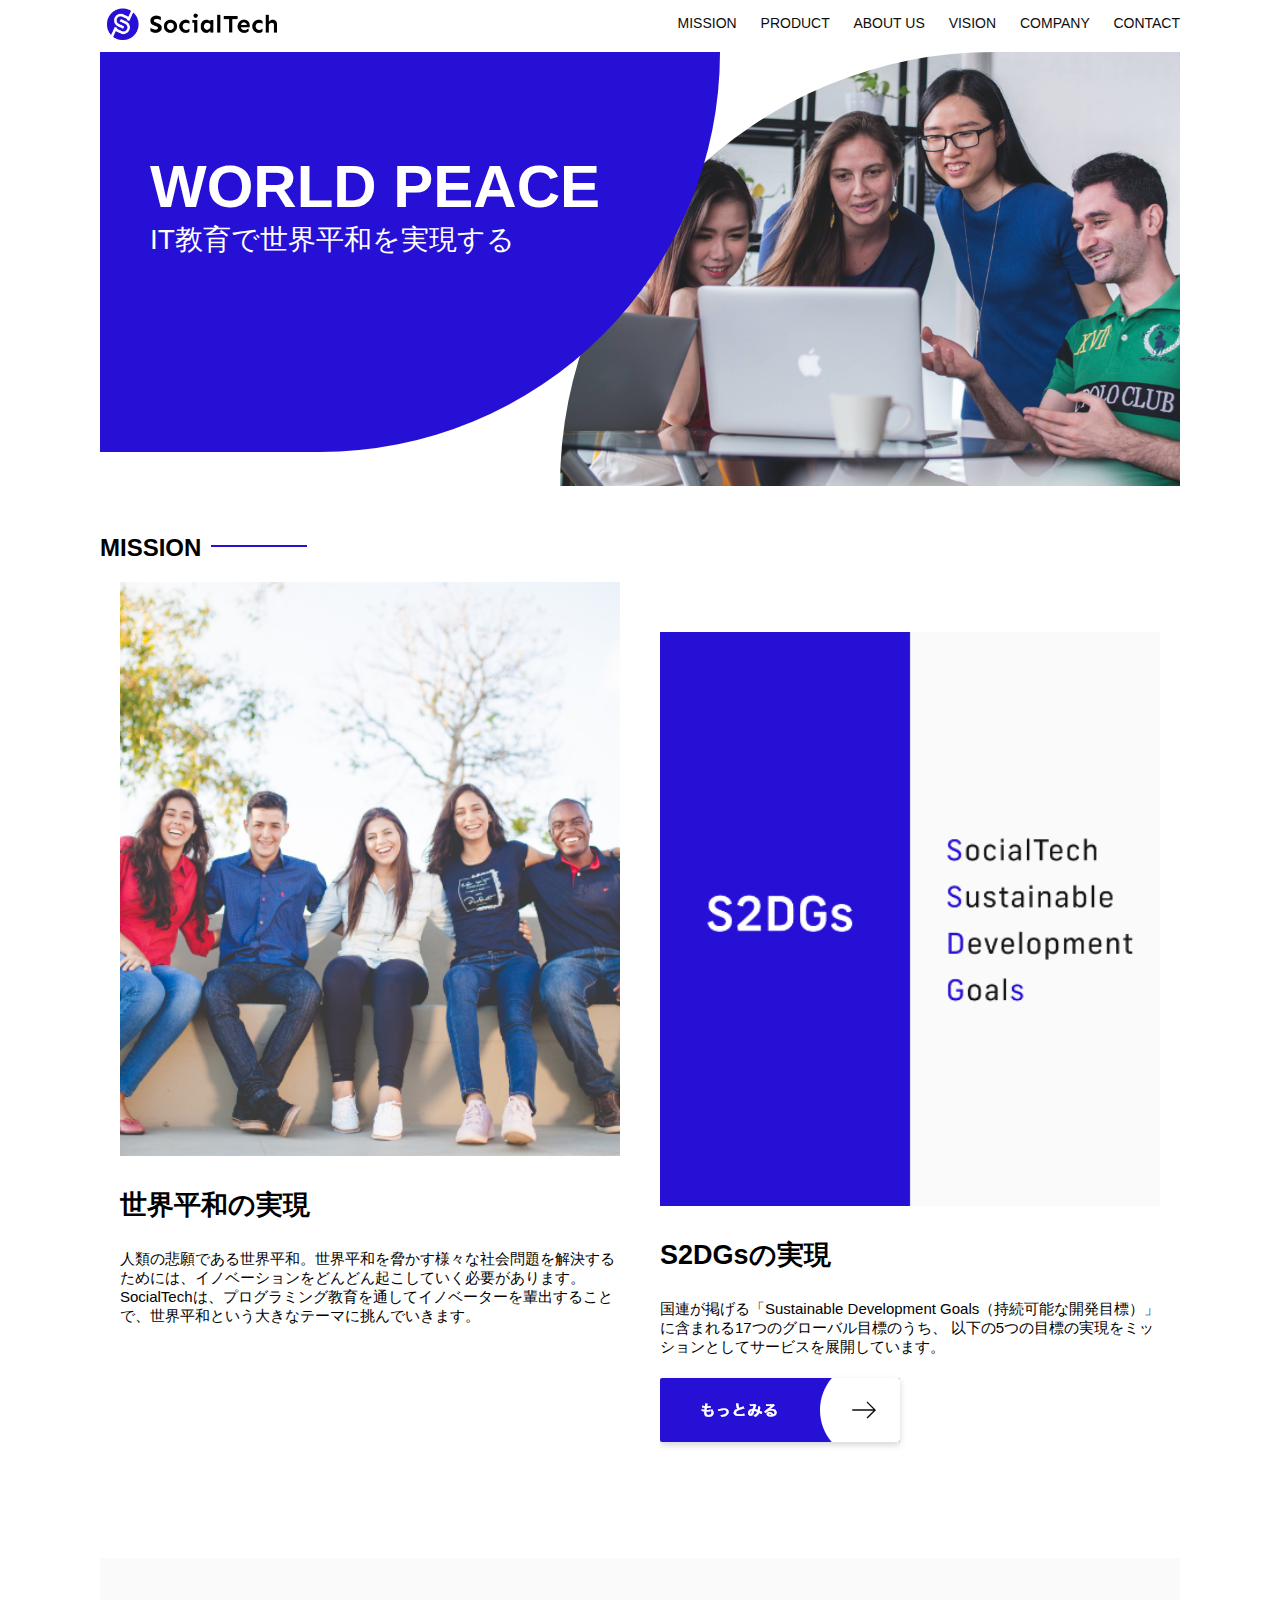
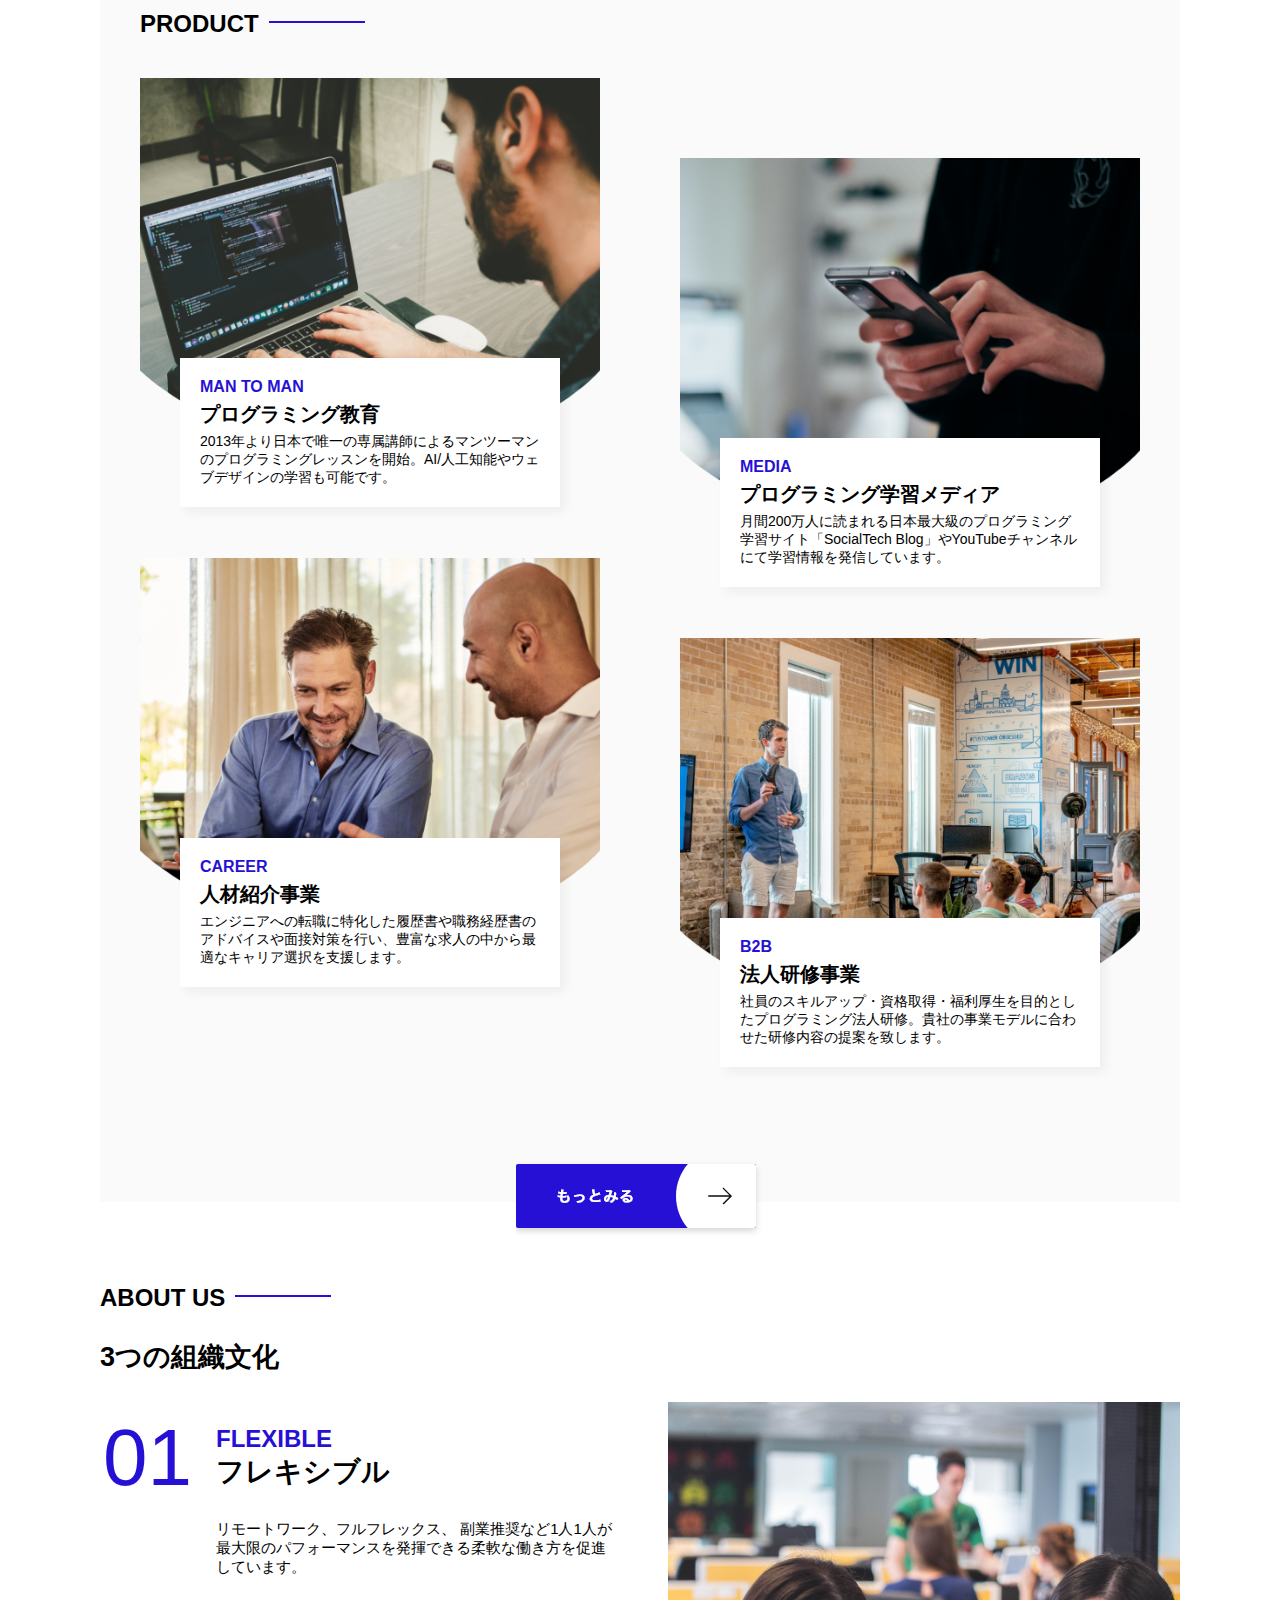
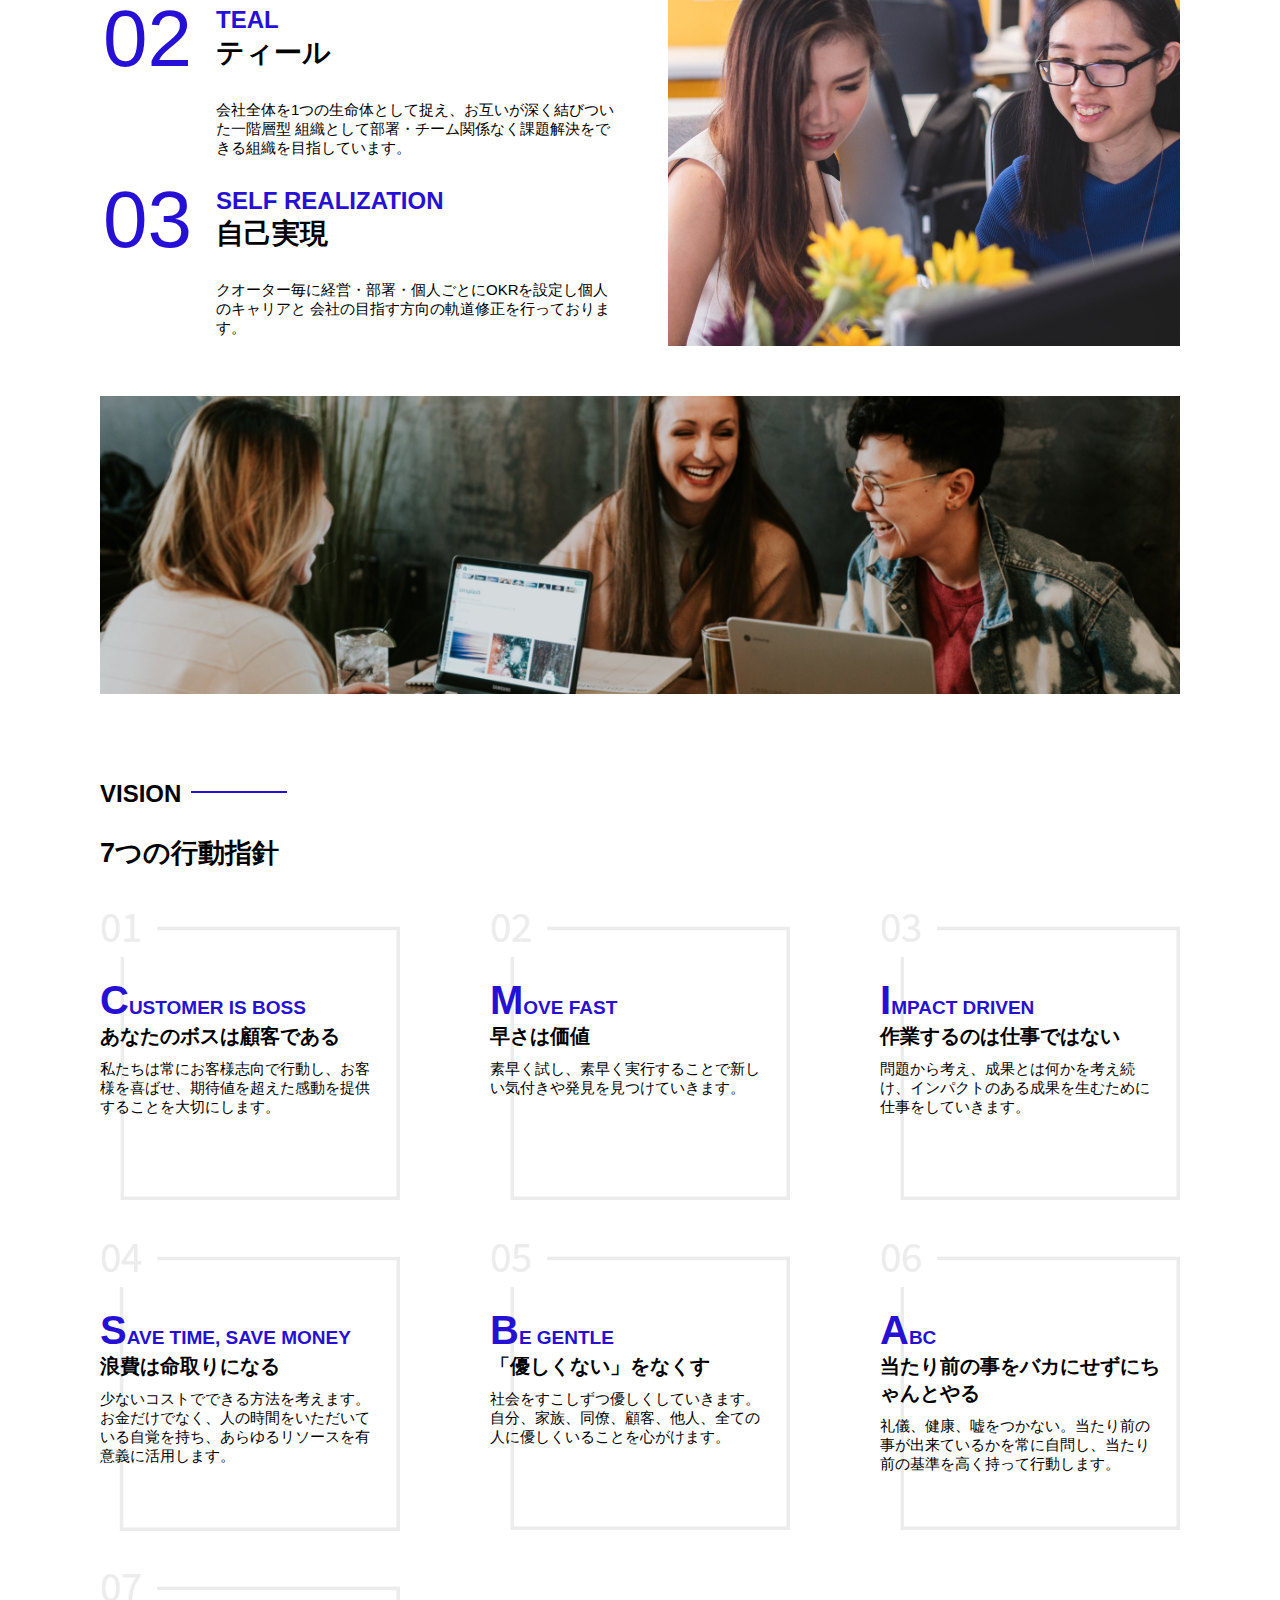
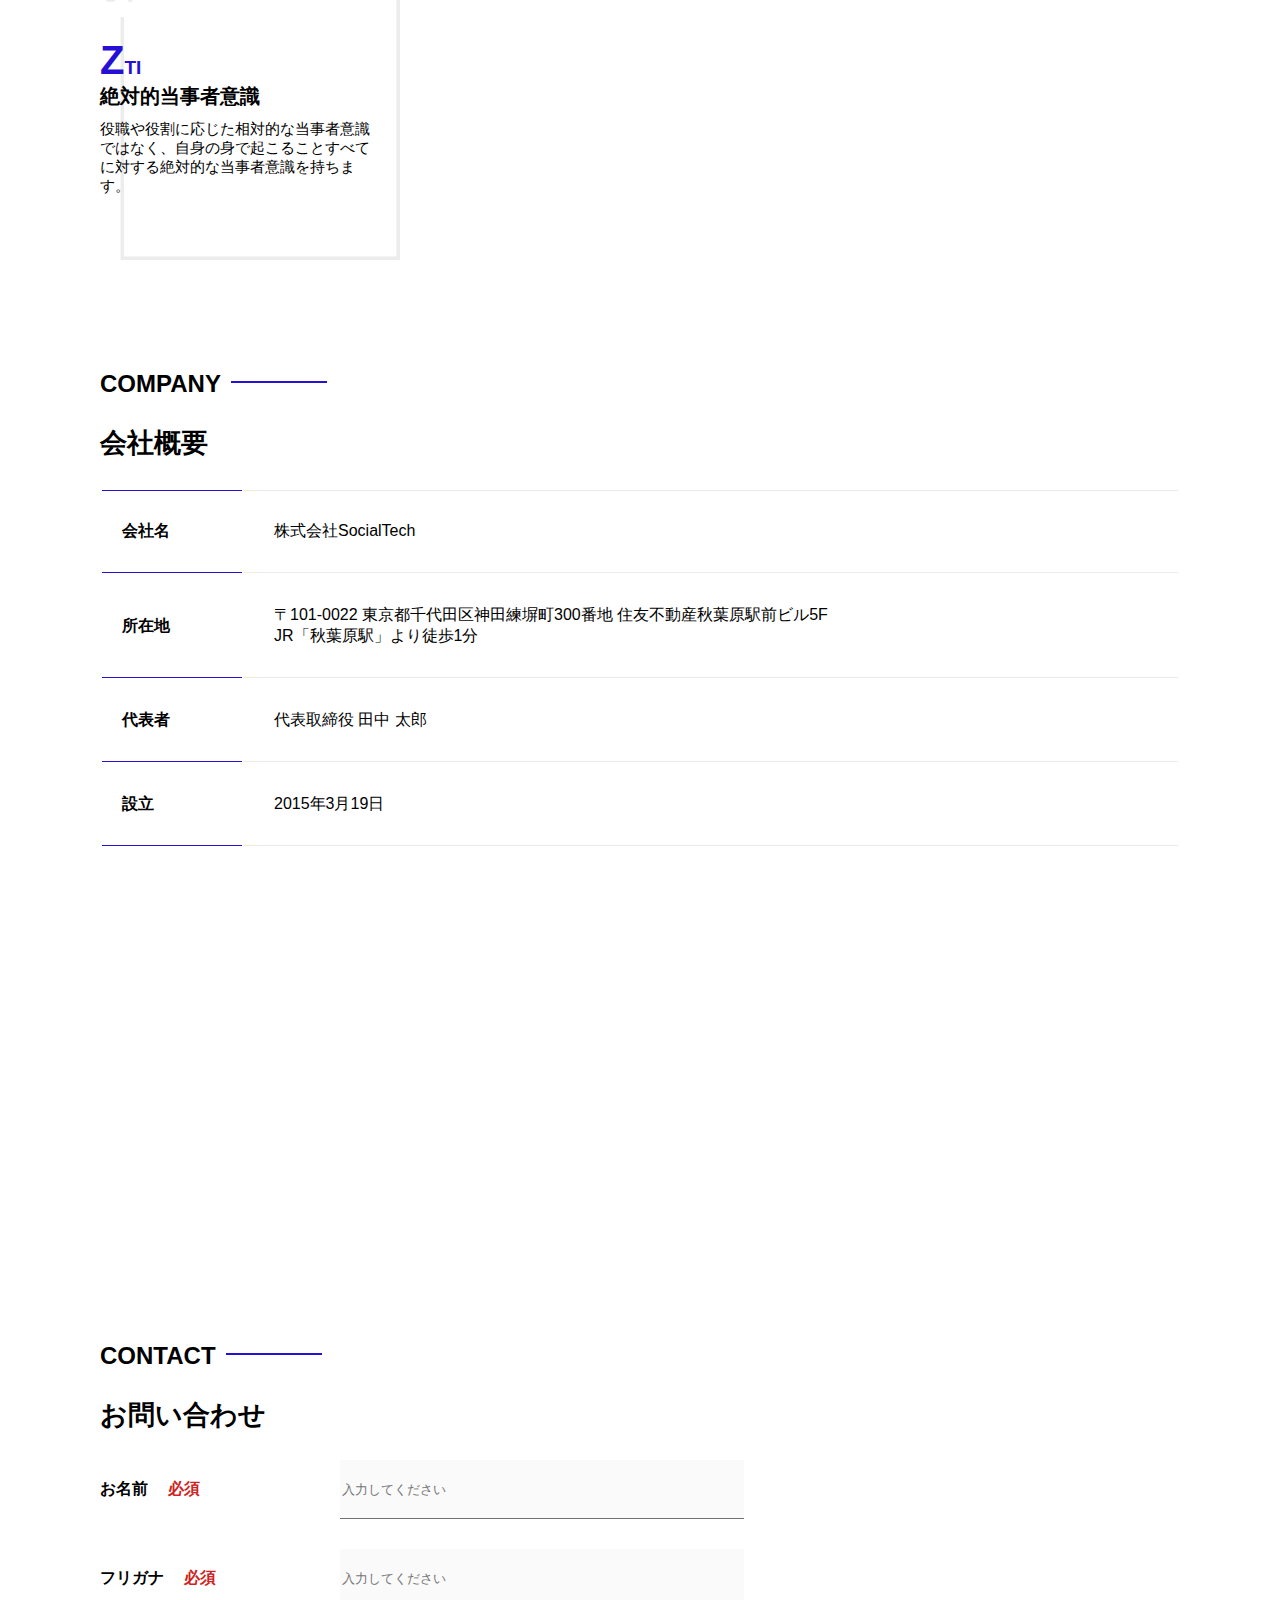
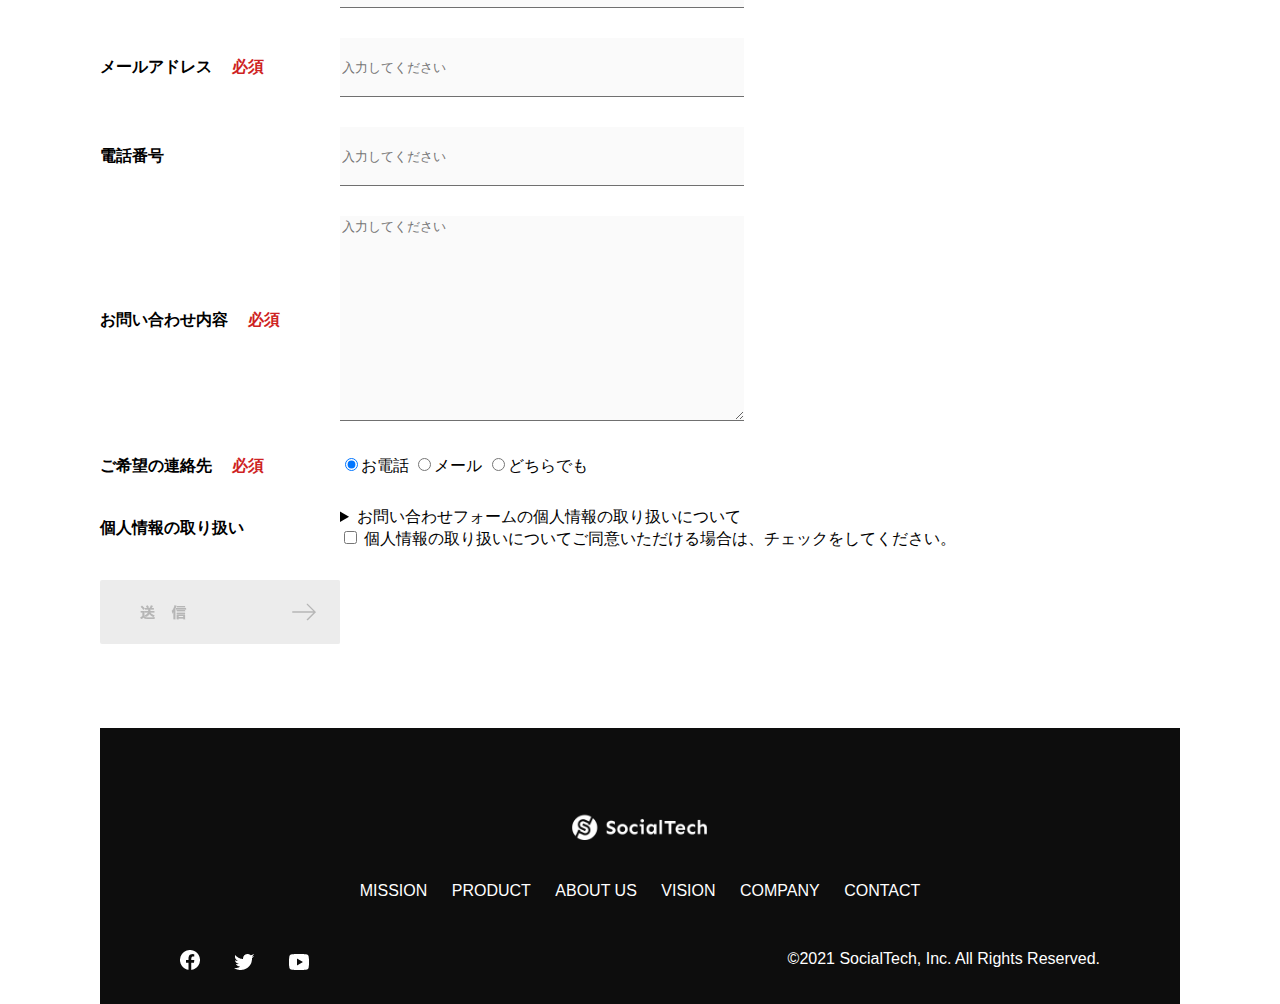
<file: index.html>
<!DOCTYPE html>
<html>
  <head>
    <title>SocialTech</title>
    <meta charset="utf-8">
    <meta name="description" content="SocialTechはEdTech業界のリーディングカンパニーを目指します。">
    <meta name="viewport" content="width=device-width, initial-scale=1.0">
    <meta name="twitter:card" content="summary">
     <meta name="twitter:site" content="@yoshito1003pd">
     <meta property="og:url" content="https://watanabeyoshito.github.io/socialtech/">
     <meta property="og:title" content="SocialTech">
     <meta property="og:description" content="SocialTechはEdTech業界のリーディングカンパニーを目指します。">
     <meta property="og:image" content="https://watanabeyoshito.github.io/socialtech/images/logo.png">
    <link rel="stylesheet" href="style.css">
  </head>
  <body>
    <!-- ヘッダー -->
    <header>
      <!-- ロゴ -->
      <a href="index.html" id="logo"><img src="images/logo.png" alt="トップページに戻る"></a>

      <!-- PC用ナビゲーション -->
      <nav id="nav-pc">
        <a href="mission.html">MISSION</a>
        <a href="product.html">PRODUCT</a>
        <a href="index.html#aboutus">ABOUT US</a>
        <a href="index.html#vision">VISION</a>
        <a href="index.html#company">COMPANY</a>
        <a href="index.html#contact">CONTACT</a>
        
      </nav>
       <!-- スマホ用メニューボタン -->
     <img id="menu-sp" src="images/button-menu.png" alt="ナビゲーションを開く" onclick="document.getElementById('nav-sp').style.display = 'block'">
      <!-- スマホ用ナビゲーション -->
     <nav id="nav-sp">
      <img id="close" src="images/button-close.png" alt="ナビゲーションを閉じる" onclick="document.getElementById('nav-sp').style.display = 'none'">
      <a id="logo-sp" href="index.html" onclick="document.getElementById('nav-sp').style.display = 'none'"><img
          src="images/logo-sp.png" alt="トップページに戻る"></a>
      <a class="menu" href="mission.html" onclick="document.getElementById('nav-sp').style.display = 'none'">MISSION</a>
      <a class="menu" href="product.html" onclick="document.getElementById('nav-sp').style.display = 'none'">PRODUCT</a>
      <a class="menu" href="index.html#aboutus" onclick="document.getElementById('nav-sp').style.display = 'none'">ABOUT
        US</a>
      <a class="menu" href="index.html#vision"
        onclick="document.getElementById('nav-sp').style.display = 'none'">VISION</a>
      <a class="menu" href="index.html#company"
        onclick="document.getElementById('nav-sp').style.display = 'none'">COMPANY</a>
      <a class="menu" href="index.html#contact"
        onclick="document.getElementById('nav-sp').style.display = 'none'">CONTACT</a>
      <div id="sns">
        <a href="https://www.facebook.com/sejuku2013"><img src="images/button-facebook.png" alt="Facebookのリンク"></a>
        <a href="https://twitter.com/samuraijuku"><img src="images/button-twitter.png" alt="Twitterのリンク"></a>
        <a href="https://www.youtube.com/channel/UCCFOQO5aDK0xXam4cUQXT8g"><img src="images/button-youtube.png" alt="YouTubeのリンク"></a>
      </div>
    </nav>
    </header>
    <!-- メインビジュアル　-->
    <main>
      <article>
        <section id="main-visual">
          <div id="main-message">
            <h1>WORLD PEACE</h1>
            <p>IT教育で世界平和を実現する</p>
          </div>
          <img src="images/index/index-main.png" alt="PCの周りに集まる多国籍の仲間たち">
        </section>

        <!-- ミッション　-->
        <section id="mission">
            <h2 class="index-h2">MISSION</h2>
          <div id="mission-flex">
          <div>
            <img id="mission-photo" src="images/index/index-mission.png" alt="屋外のベンチで写真を撮影する多国籍の仲間たち">
             <h3>世界平和の実現</h3>
             <p>人類の悲願である世界平和。世界平和を脅かす様々な社会問題を解決するためには、イノベーションをどんどん起こしていく必要があります。
              SocialTechは、プログラミング教育を通してイノベーターを輩出することで、世界平和という大きなテーマに挑んでいきます。
             </p>
          </div>
          <div>
            <img id="s2dgs" src="images/index/s2dgs.png" alt="S2DGs">
            <h3>S2DGsの実現</h3>
            <p>国連が掲げる「Sustainable Development Goals（持続可能な開発目標）」に含まれる17つのグローバル目標のうち、
              以下の5つの目標の実現をミッションとしてサービスを展開しています。</p>
              <a href="mission.html">
                <img src="images/button-more.png" alt="もっとみる">
              </a>
          </div>
          </div>
        </section>

        <!-- プロダクト -->
        <section id="product">
          <h2 class="index-h2">PRODUCT</h2>
          <div>
            <div id="product-left">
              <div>
                <img class="product-photo" src="images/index/index-mantoman.png" alt="PCでコードを書く男性">
                <div class="product-explain">
                  <span>MAN TO MAN</span>
                  <h3>プログラミング教育</h3>
                  <p>2013年より日本で唯一の専属講師によるマンツーマンのプログラミングレッスンを開始。AI/人工知能やウェブデザインの学習も可能です。</p>
                </div>
              </div>
              <div>
                <img class="product-photo" src="images/index/index-career.png" alt="笑顔で話し合う2人の男性">
                <div class="product-explain">
                  <span>CAREER</span>
                  <h3>人材紹介事業</h3>
                  <p>エンジニアへの転職に特化した履歴書や職務経歴書のアドバイスや面接対策を行い、豊富な求人の中から最適なキャリア選択を支援します。</p>
                </div>
              </div>
            </div>
            <div id="product-right">
               <div>
                 <img class="product-photo" src="images/index/index-media.png" alt="スマートフォンを操作する人">
                 <div class="product-explain">
                   <span>MEDIA</span>
                   <h3>プログラミング学習メディア</h3>
                   <p>月間200万人に読まれる日本最大級のプログラミング学習サイト「SocialTech Blog」やYouTubeチャンネルにて学習情報を発信しています。</p>
                 </div>
               </div>
               <div>
                 <img class="product-photo" src="images/index/index-b2b.png" alt="講演中の男性とそれを聴く人々">
                 <div class="product-explain">
                   <span>B2B</span>
                   <h3>法人研修事業</h3>
                   <p>社員のスキルアップ・資格取得・福利厚生を目的としたプログラミング法人研修。貴社の事業モデルに合わせた研修内容の提案を致します。</p>
                 </div>
               </div>
             </div>
           </div>
           <div>
             <a id="product-more" href="product.html">
               <img src="images/button-more.png" alt="もっとみる">
             </a>
           </div>
        </section>

        <!--　ABOUT US-->
        <section id="aboutus">
          <h2 class="index-h2">ABOUT US</h2>
          <h3>3つの組織文化</h3>
          <div>
            <table class="culture-table">
              <tr>
                <td>
                  <span class="culture-num">01</span>
                </td>
                <td>
                  <span class="culture-en">FLEXIBLE</span>
                  <span class="culture-jp">フレキシブル</span>
                </td>
              </tr>
              <tr>
                <td>
                  <!-- 空のセル -->
                </td>
                <td>
                  <p class="culture-description">リモートワーク、フルフレックス、
                    副業推奨など1人1人が最大限のパフォーマンスを発揮できる柔軟な働き方を促進しています。
                  </p>
                </td>
              </tr>
              <tr>
                <td>
                  <span class="culture-num">02</span>
                </td>
                <td>
                  <span class="culture-en">TEAL</span>
                  <span class="culture-jp">ティール</span>
                </td>
              </tr>
              <tr>
                <td>
                  <!--空のセル-->
                </td>
                <td>
                  <p class="culture-description">
                    会社全体を1つの生命体として捉え、お互いが深く結びついた一階層型
                   組織として部署・チーム関係なく課題解決をできる組織を目指しています。
                  </p>
                </td>
              </tr>
              <tr>
                <td>
                  <span class="culture-num">03</span>
                </td>
                <td>
                  <span class="culture-en">SELF REALIZATION</span>
                  <span class="culture-jp">自己実現</span>
                </td>
              </tr>
              <tr>
                <td>
                  <!--  -->
                </td>
                <td>
                  <p class="culture-description">
                    クオーター毎に経営・部署・個人ごとにOKRを設定し個人のキャリアと
                   会社の目指す方向の軌道修正を行っております。
                  </p>
                </td>
              </tr>
            </table>
            <img class="culture-img" src="images/index/index-aboutus1.png" alt="笑顔で話し合う2人の女性">
          </div>
            <img class="culture-img2" src="images/index/index-aboutus2.png" alt="笑顔で話し合う3人の男女">
        </section>

        <!-- VISION -->
        <section id="vision">
          <h2 class="index-h2">VISION</h2>
          <h3>7つの行動指針</h3>
          <div>
            <div class="vision-box">
            <img src="images/index/vision-01.png" alt="01">
              <span>
                <h4>CUSTOMER IS BOSS</h4>
                <h5>あなたのボスは顧客である</h5>
                <p>私たちは常にお客様志向で行動し、お客様を喜ばせ、期待値を超えた感動を提供することを大切にします。</p>
              </span>
            </div>   
            <div class="vision-box">
              <img src="images/index/vision-02.png" alt="02">
              <span>
                <h4>MOVE FAST</h4>
                <h5>早さは価値</h5>
                <p>素早く試し、素早く実行することで新しい気付きや発見を見つけていきます。</p>
              </span>
            </div> 
            <div class="vision-box">
              <img src="images/index/vision-03.png" alt="03">
              <span>
                <h4>IMPACT DRIVEN</h4>
                <h5>作業するのは仕事ではない</h5>
                <p>問題から考え、成果とは何かを考え続け、インパクトのある成果を生むために仕事をしていきます。</p>
              </span>
            </div>
            <div class="vision-box">
              <img src="images/index/vision-04.png" alt="04">
              <span>
                <h4>SAVE TIME, SAVE MONEY</h4>
                <h5>浪費は命取りになる</h5>
                <p>少ないコストでできる方法を考えます。お金だけでなく、人の時間をいただいている自覚を持ち、あらゆるリソースを有意義に活用します。</p>
              </span>
            </div>
            <div class="vision-box">
              <img src="images/index/vision-05.png" alt="05">
              <span>
                <h4>BE GENTLE</h4>
                <h5>「優しくない」をなくす</h5>
                <p>社会をすこしずつ優しくしていきます。自分、家族、同僚、顧客、他人、全ての人に優しくいることを心がけます。</p>
              </span>
            </div>
            <div class="vision-box">
              <img src="images/index/vision-06.png" alt="06">
              <span>
                <h4>ABC</h4>
                <h5>当たり前の事をバカにせずにちゃんとやる</h5>
                <p>礼儀、健康、嘘をつかない。当たり前の事が出来ているかを常に自問し、当たり前の基準を高く持って行動します。</p>
              </span>
            </div>
            <div class="vision-box">
              <img src="images/index/vision-07.png" alt="07">
              <span>
                <h4>ZTI</h4>
                <h5>絶対的当事者意識</h5>
                <p>役職や役割に応じた相対的な当事者意識ではなく、自身の身で起こることすべてに対する絶対的な当事者意識を持ちます。</p>
              </span>
            </div>
          </div>
        </section>
       
        <!-- COMPANY -->
        <section id="company">
          <h2 class="index-h2">COMPANY</h2>
          <h3>会社概要</h3>
            <table id="company-table">
              <tr>
                <th class="tableheader-first">会社名</th>
                <td class="cell-first">株式会社SocialTech</td>
              </tr>
              <tr>
                <th class="tableheader">所在地</th>
                <td class="cell">〒101-0022 東京都千代田区神田練塀町300番地 住友不動産秋葉原駅前ビル5F<br>JR「秋葉原駅」より徒歩1分</td>
              </tr>
              <tr>
                <th class="tableheader">代表者</th>
                <td class="cell">代表取締役 田中 太郎</td>
              </tr>
              <tr>
                <th class="tableheader">設立</th>
                <td class="cell">2015年3月19日</td>
              </tr>
            </table>
              <iframe
              src="https://www.google.com/maps/embed?pb=!1m18!1m12!1m3!1d3240.068855133681!2d139.77207767578852!3d35.69992317258122!2m3!1f0!2f0!3f0!3m2!1i1024!2i768!4f13.1!3m3!1m2!1s0x60188fee13660e23%3A0x77137876edf742ac!2z5L2P5Y-L5LiN5YuV55Sj56eL6JGJ5Y6f6aeF5YmN44OT44Or!5e0!3m2!1sja!2sjp!4v1717134700062!5m2!1sja!2sjp" 
              style="border: 0;" allowfullscreen="" loading="lazy">
              </iframe>
          </section>
          <!-- お問い合わせフォーム -->
           <section id="contact">
            <h2 class="index-h2">CONTACT</h2>
            <h3>お問い合わせ</h3>
            <form>
              <div>
                <div class="contact-heading">
                  <label class="contact-label">お名前<span class="contact-span">必須</span></label>
                </div>
                <div>
                  <input type="text" name="name" placeholder="入力してください" class="contact-textbox">
                </div>
              </div>
              <div>
                <div class="contact-heading">
                  <label class="contact-label">フリガナ<span class="contact-span">必須</span></label>
                </div>
                <div>
                  <input type="text" name="hurigana" placeholder="入力してください" class="contact-textbox">
                </div>
              </div>
              <div>
                <div class="contact-heading">
                  <label class="contact-label">メールアドレス<span class="contact-span">必須</span></label>
                </div>
                <div>
                  <input type="text" name="email" placeholder="入力してください" class="contact-textbox">
                </div>
              </div>
              <div>
                <div class="contact-heading">
                  <label class="contact-label">電話番号</label>
                </div>
                <div>
                  <input type="text" name="tel" placeholder="入力してください" class="contact-textbox">
                </div>
              </div>
              <div>
                <div class="contact-heading">
                  <label class="contact-label">お問い合わせ内容<span class="contact-span">必須</span></label>
                </div>
                <div>
                  <textarea class="contact-textarea" placeholder="入力してください" name="message"></textarea>
                </div>
              </div>
              <div>
                <div class="contact-heading">
                  <label class="contact-label">ご希望の連絡先<span class="contact-span">必須</span></label>
                </div>
                <div>
                  <input class="radiobutton" type="radio" value="tel" name="contact" checked><label>お電話</label>
                  <input class="radiobutton" type="radio" value="mail" name="contact" ><label>メール</label>
                  <input class="radiobutton" type="radio" value="both" name="contact" ><label>どちらでも</label>
                </div>
              </div>
              <div>
                <div class="contact-heading">
                  <label class="contact-label">個人情報の取り扱い</label>
                </div>
                <div>
                  <details>
                    <summary>お問い合わせフォームの個人情報の取り扱いについて</summary>
                    <div>
                      <span>１．組織の名称又は氏名</span><br>
                      株式会社SocialTech<br><br>
                      <span>２．個人情報保護管理者（若しくはその代理人）の氏名又は職名、所属及び連絡先
                        鈴木 一郎 コーポレート部</span><br>
                      メールアドレス：samurai@example.com<br>
                      TEL：03-1234-5678<br>
                      <span>３．個人情報の利用目的</span><br>
                      ・本サービス及び本サービスに関連する情報の提供又はそれらに関する連絡のため<br>
                      ・ユーザーの本人確認のため<br>
                      ・当社サービスのご案内のため<br>
                      ・当社の商品等の広告または宣伝（電子メールによるものを含むものとします。）<br><br>
                      <span>４．個人情報の取り扱い業務の委託</span><br>
                      個人情報の取扱業務の全部または一部を外部に業務委託する場合があります。<br>
                      その際、弊社は、個人情報を適切に保護できる管理体制を敷き実行していることを条件として<br>
                      委託先を厳選したうえで、機密保持契約を委託先と締結し、お客様の個人情報を厳密に管理させます。<br><br>
                      <span>５．個人情報の開示等の請求</span><br>
                      お客様は、弊社に対してご自身の個人情報の開示等（利用目的の通知、開示、内容の訂正・追加・削除、利用の停止または消去、第三者への提供の停止）に関して、当社問合わせ窓口に申し出ることができます。<br>
                      その際、弊社はお客様ご本人を確認させていただいたうえで、合理的な期間内に対応いたします。<br><br>
                      なお、個人情報に関する弊社問合わせ先は、次の通りです。<br><br>
                      株式会社SocialTech　個人情報問合せ窓口<br>
                      〒101-0022 東京都千代田区神田練塀町300番地 住友不動産秋葉原駅前ビル5F<br>
                      メールアドレス：samurai@example.com　TEL：03-1234-5678<br><br>
                      <span>６．個人情報を提供されることの任意性について</span><br><br>
                      お客様がご自身の個人情報を弊社に提供されるか否かは、お客様のご判断によりますが、もしご提供されない場合には、適切なサービスが提供できない場合がありますので予めご了承ください。
                    </div>
                  </details>
                  <input type="checkbox" name="agree">
                  <span>個人情報の取り扱いについてご同意いただける場合は、チェックをしてください。</span>
                </div>
              </div>
              <input type="image" src="images/button-submit.png" alt="送信する">
            </form>
          </section> 
      </article>
      <footer>
        <div id="footer-logo">
          <img src="images/logo-sp.png" alt="SocialTech">
        </div>
          <div id="footer-link">
            <a href="mission.html">MISSION</a>
            <a href="product.html">PRODUCT</a>
            <a href="index.html#aboutus">ABOUT US</a>
            <a href="index.html#vision">VISION</a>
            <a href="index.html#company">COMPANY</a>
            <a href="index.html#contact">CONTACT</a>
          </div>
          <div id="sns-footer">
            <a href="https://www.facebook.com/sejuku2013"><img src="images/button-facebook.png" alt="Facebookのリンク"></a>
            <a href="https://twitter.com/samuraijuku"><img src="images/button-twitter.png" alt="Twitterのリンク"></a>
            <a href="https://www.youtube.com/channel/UCCFOQO5aDK0xXam4cUQXT8g"><img src="images/button-youtube.png" alt="YouTubeのリンク"></a>
            <span id="copyright">&copy;2021 SocialTech, Inc. All Rights Reserved. </span>
          </div>
      </footer>
    </main>
  </body>
</html>
</file>
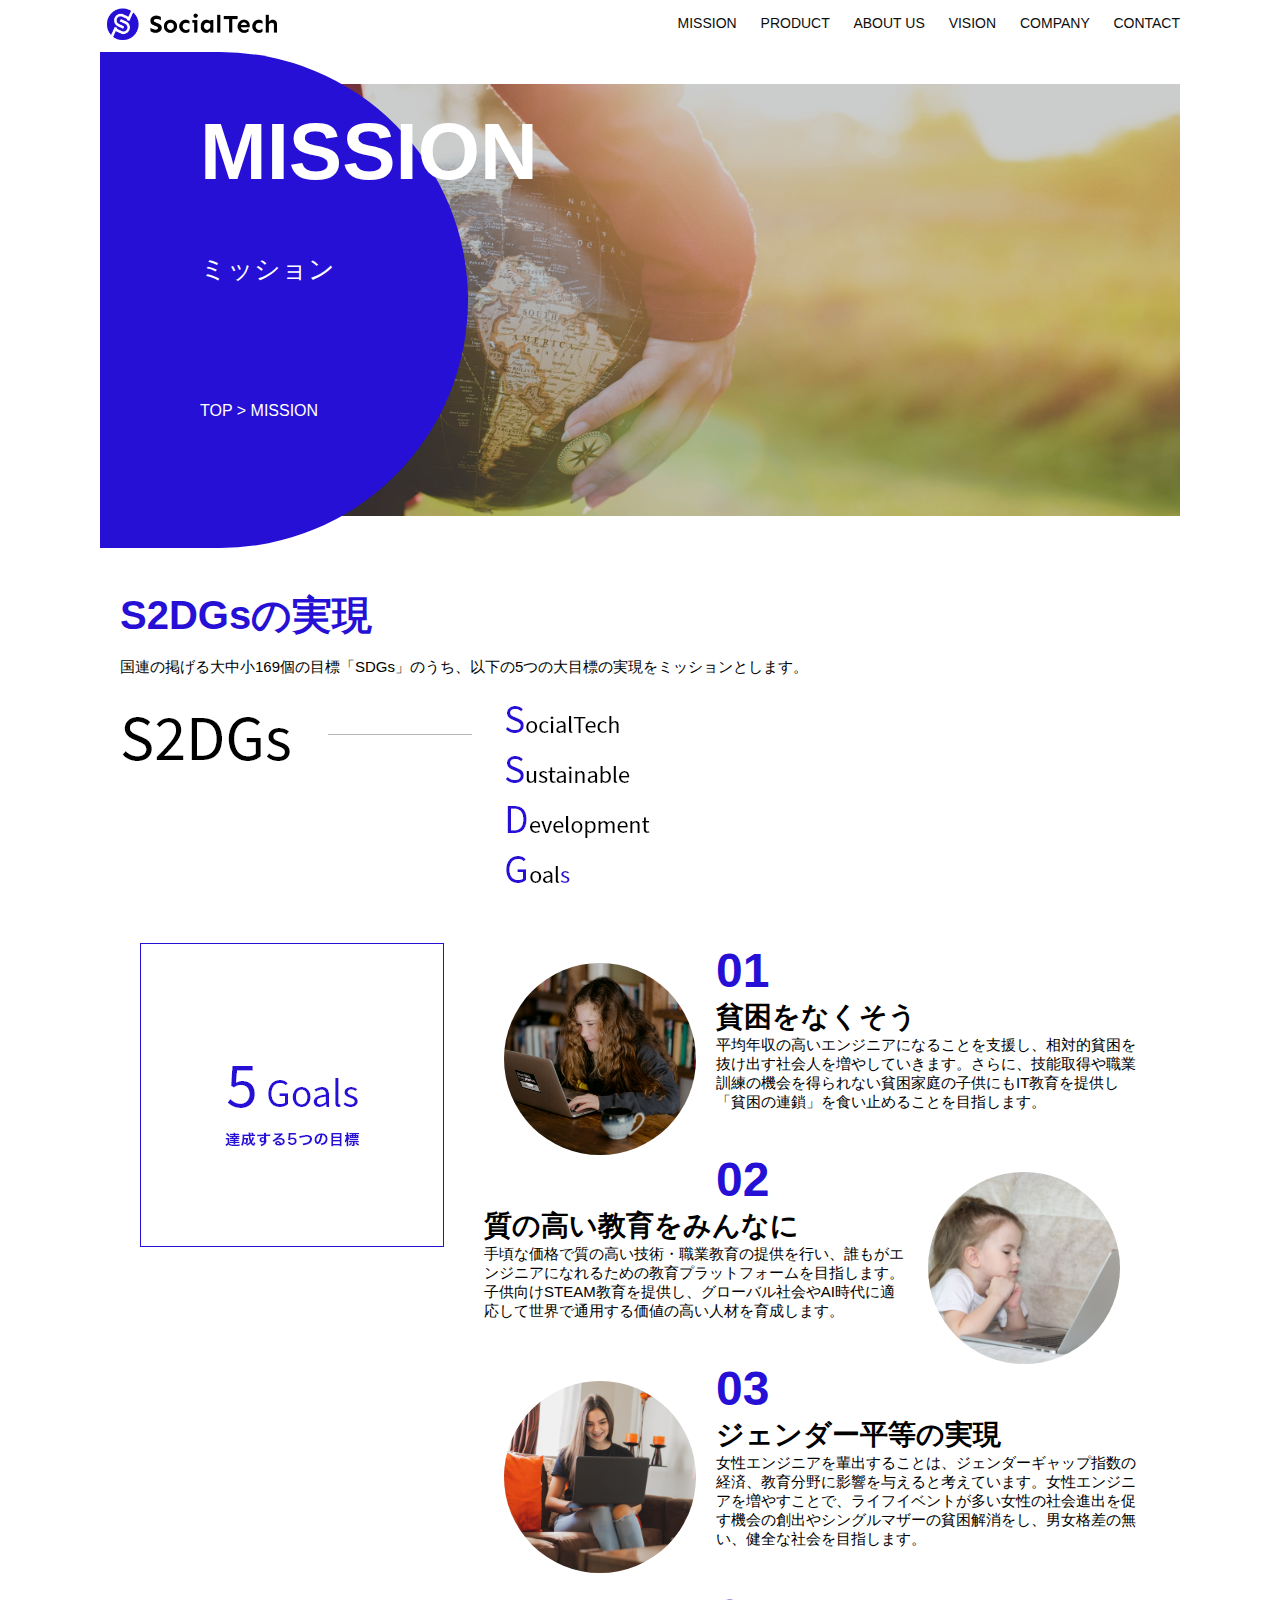
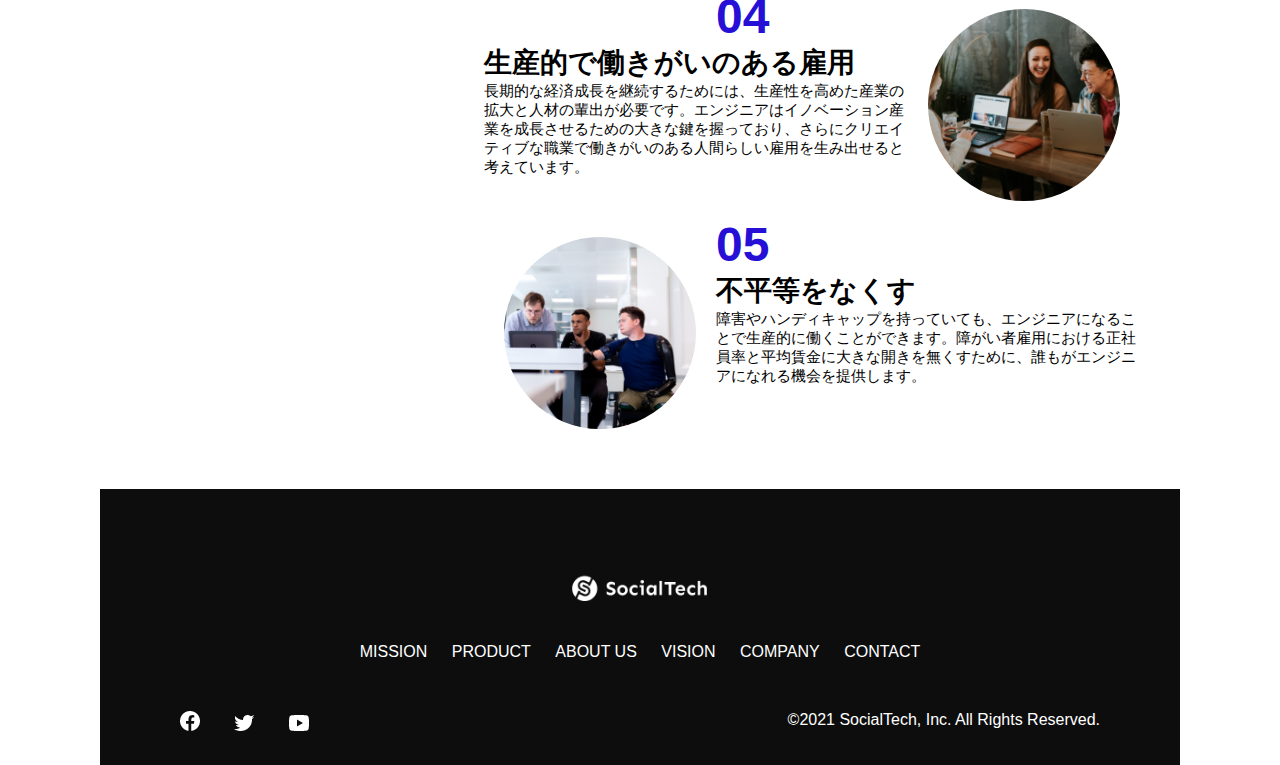
<file: mission.html>
<!DOCTYPE html>
<html>
  <head>
    <title>SocialTech - MISSION ミッション -</title>
    <meta charset="utf-8">
    <meta name="description" content="SocialTechが目指す5つの目標（S2DGs）を紹介します">
    <meta name="viewport" content="width=device-width, initial-scale=1.0">
    <link rel="stylesheet" href="style.css">
  </head>
  <body>
    <!-- ヘッダー -->
    <header>
        <!-- ロゴ -->
        <a href="index.html" id="logo"><img src="images/logo.png" alt="トップページに戻る"></a>

        <!-- PC用ナビゲーション -->
        <nav id="nav-pc">
          <a href="mission.html">MISSION</a>
          <a href="product.html">PRODUCT</a>
          <a href="index.html#aboutus">ABOUT US</a>
          <a href="index.html#vision">VISION</a>
          <a href="index.html#company">COMPANY</a>
          <a href="index.html#contact">CONTACT</a>
        </nav>
        <!-- スマホ用メニューボタン -->
      <img id="menu-sp" src="images/button-menu.png" alt="ナビゲーションを開く" onclick="document.getElementById('nav-sp').style.display = 'block'">
        <!-- スマホ用ナビゲーション -->
      <nav id="nav-sp">
        <img id="close" src="images/button-close.png" alt="ナビゲーションを閉じる" onclick="document.getElementById('nav-sp').style.display = 'none'">
        <a id="logo-sp" href="index.html" onclick="document.getElementById('nav-sp').style.display = 'none'"><img
            src="images/logo-sp.png" alt="トップページに戻る"></a>
        <a class="menu" href="mission.html" onclick="document.getElementById('nav-sp').style.display = 'none'">MISSION</a>
        <a class="menu" href="product.html" onclick="document.getElementById('nav-sp').style.display = 'none'">PRODUCT</a>
        <a class="menu" href="index.html#aboutus" onclick="document.getElementById('nav-sp').style.display = 'none'">ABOUT
          US</a>
        <a class="menu" href="index.html#vision"
          onclick="document.getElementById('nav-sp').style.display = 'none'">VISION</a>
        <a class="menu" href="index.html#company"
          onclick="document.getElementById('nav-sp').style.display = 'none'">COMPANY</a>
        <a class="menu" href="index.html#contact"
          onclick="document.getElementById('nav-sp').style.display = 'none'">CONTACT</a>
        <div id="sns">
          <a href="https://www.facebook.com/sejuku2013"><img src="images/button-facebook.png" alt="Facebookのリンク"></a>
          <a href="https://twitter.com/samuraijuku"><img src="images/button-twitter.png" alt="Twitterのリンク"></a>
          <a href="https://www.youtube.com/channel/UCCFOQO5aDK0xXam4cUQXT8g"><img src="images/button-youtube.png" alt="YouTubeのリンク"></a>
        </div>
      </nav> 
    </header> 
    <main>
      <article>
        <section id="mission-main">
          <div id="mission-title">
            <h1>MISSION</h1>
            <span>ミッション</span>
            <div>TOP > MISSION</div>
          </div>
        </section>
          <section id="mission-s2dgs">
            <h2 class="mission-h2">S2DGsの実現</h2>
            <p>国連の掲げる大中小169個の目標「SDGs」のうち、以下の5つの大目標の実現をミッションとします。</p>
            <img src="images/mission/mission-s2dgs.png" alt="S2DGs">
          </section>
          <section id="mission-5goals">
            <div>
              <img id="s2dgs-image" src="images/mission/mission-5goals.png" alt="5Goals">
            </div>
            <div>
              <div>
                <img class="fivegoals-image-left" src="images/mission/mission-5goals01.png" alt="PCを操作する女の子">
                <span class="fivegoals-number">01</span>
                <h3 class="fivegoals-h3">貧困をなくそう</h3>
                <p class="fivegoals-p">
                  平均年収の高いエンジニアになることを支援し、相対的貧困を抜け出す社会人を増やしていきます。さらに、技能取得や職業訓練の機会を得られない貧困家庭の子供にもIT教育を提供し「貧困の連鎖」を食い止めることを目指します。
                </p>
              </div>

              <div>
                <img class="fivegoals-image-right" src="images/mission/mission-5goals02.png" alt="PCを見つめる小さい女の子">
                <span class="fivegoals-number">02</span>
                <h3 class="fivegoals-h3">質の高い教育をみんなに</h3>
                <p class="fivegoals-p">
                  手頃な価格で質の高い技術・職業教育の提供を行い、誰もがエンジニアになれるための教育プラットフォームを目指します。子供向けSTEAM教育を提供し、グローバル社会やAI時代に適応して世界で通用する価値の高い人材を育成します。
                </p>
              </div>

              <div>
                <img class="fivegoals-image-left" src="images/mission/mission-5goals03.png" alt="PCを操作する女性">
                <span class="fivegoals-number">03</span>
                <h3 class="fivegoals-h3">ジェンダー平等の実現</h3>
                <p class="fivegoals-p">
                  女性エンジニアを輩出することは、ジェンダーギャップ指数の経済、教育分野に影響を与えると考えています。女性エンジニアを増やすことで、ライフイベントが多い女性の社会進出を促す機会の創出やシングルマザーの貧困解消をし、男女格差の無い、健全な社会を目指します。
                </p>
              </div>

              <div>
                <img class="fivegoals-image-right" src="images/mission/mission-5goals04.png" alt="笑顔で話し合う3人の男女">
                <span class="fivegoals-number">04</span>
                <h3 class="fivegoals-h3">生産的で働きがいのある雇用</h3>
                <p class="fivegoals-p">
                  長期的な経済成長を継続するためには、生産性を高めた産業の拡大と人材の輩出が必要です。エンジニアはイノベーション産業を成長させるための大きな鍵を握っており、さらにクリエイティブな職業で働きがいのある人間らしい雇用を生み出せると考えています。
                </p>
              </div>

              <div>
                <img class="fivegoals-image-left" src="images/mission/mission-5goals05.png" alt="障害を持つ男性が生き生きと働く様子">
                <span class="fivegoals-number">05</span>
                <h3 class="fivegoals-h3">不平等をなくす</h3>
                <p class="fivegoals-p">
                  障害やハンディキャップを持っていても、エンジニアになることで生産的に働くことができます。障がい者雇用における正社員率と平均賃金に大きな開きを無くすために、誰もがエンジニアになれる機会を提供します。
                </p>
              </div>
            </div>  
          </section>
      </article>
      <footer>
        <div id="footer-logo">
          <img src="images/logo-sp.png" alt="SocialTech">
        </div>
        <div id="footer-link">
          <a href="mission.html">MISSION</a>
          <a href="product.html">PRODUCT</a>
          <a href="index.html#aboutus">ABOUT US</a>
          <a href="index.html#vision">VISION</a>
          <a href="index.html#company">COMPANY</a>
          <a href="index.html#contact">CONTACT</a>
        </div>
        <div id="sns-footer">
          <a href="https://www.facebook.com/sejuku2013"><img src="images/button-facebook.png" alt="Facebookのリンク"></a>
          <a href="https://twitter.com/samuraijuku"><img src="images/button-twitter.png" alt="Twitterのリンク"></a>
          <a href="https://www.youtube.com/channel/UCCFOQO5aDK0xXam4cUQXT8g"><img src="images/button-youtube.png" alt="YouTubeのリンク"></a>
          <span id="copyright">&copy;2021 SocialTech, Inc. All Rights Reserved. </span>
        </div>
      </footer>
    </main>
  </body>
 
  </html>
</file>
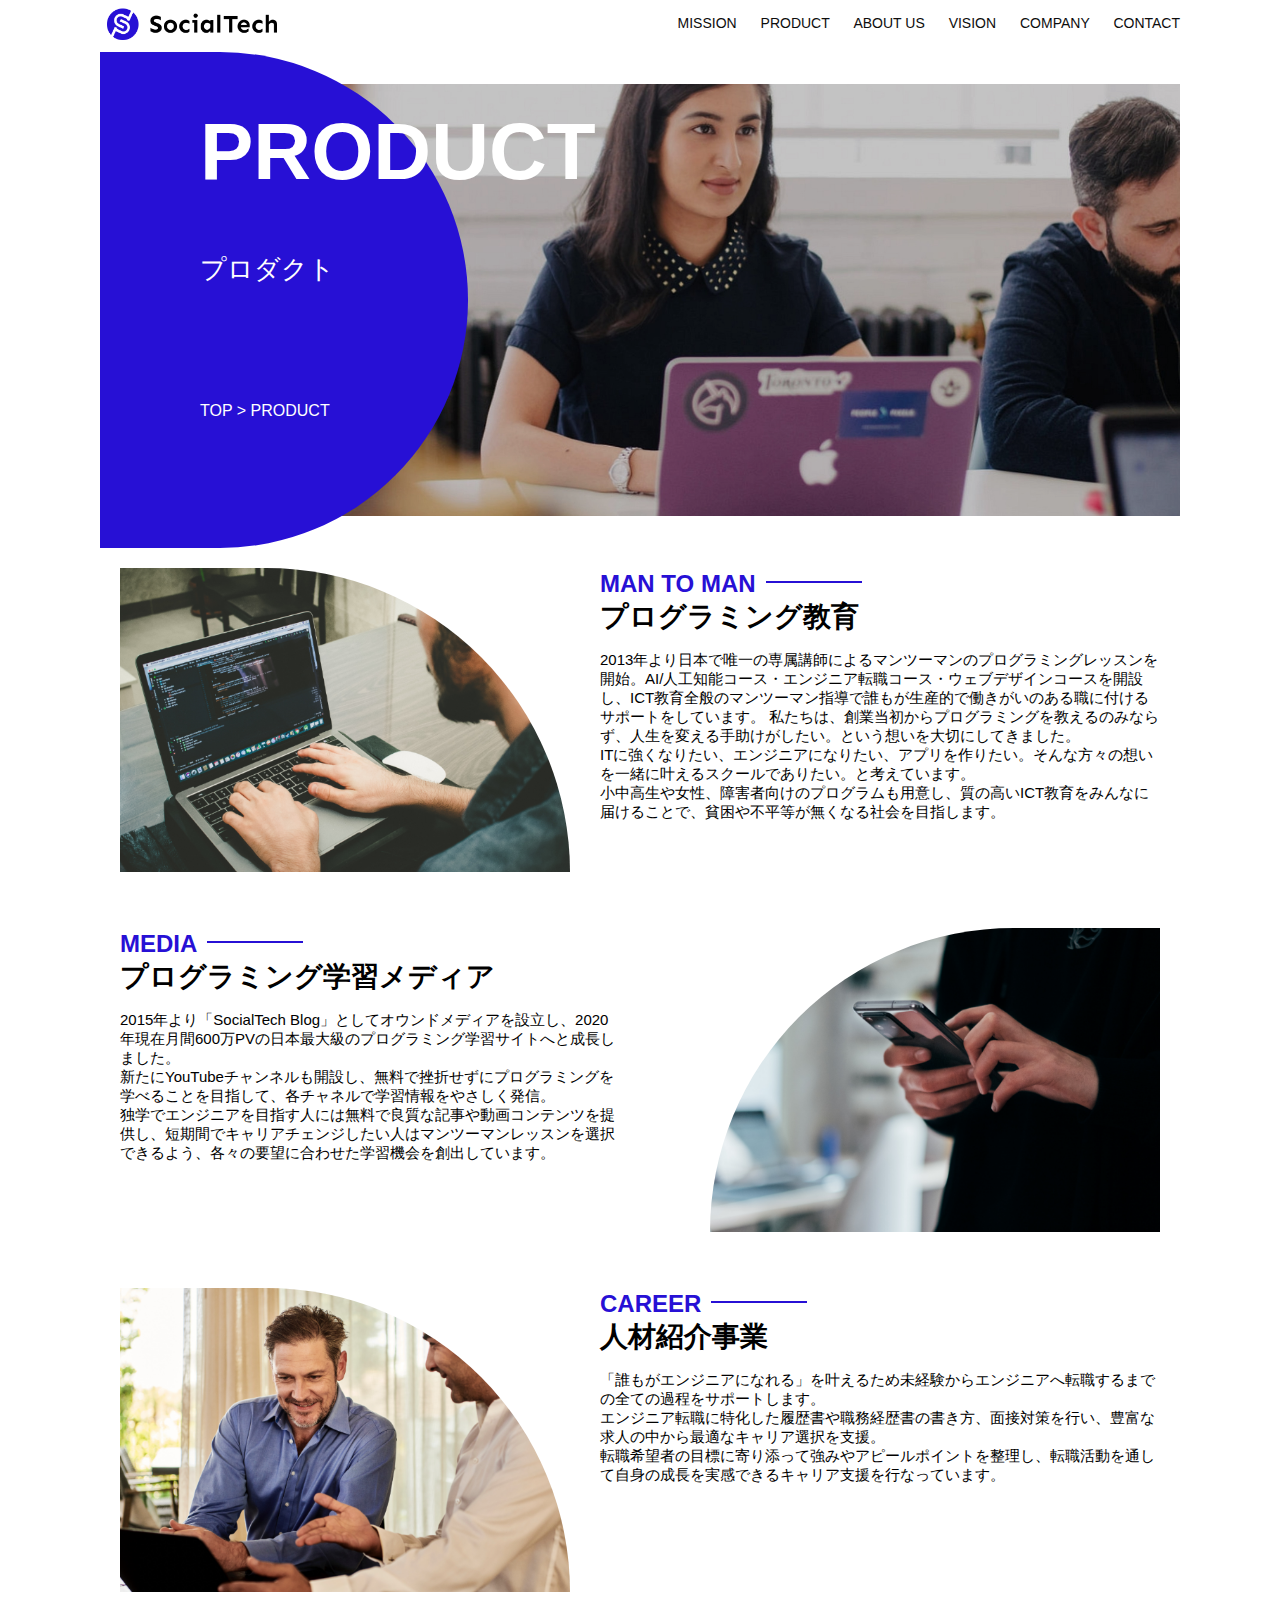
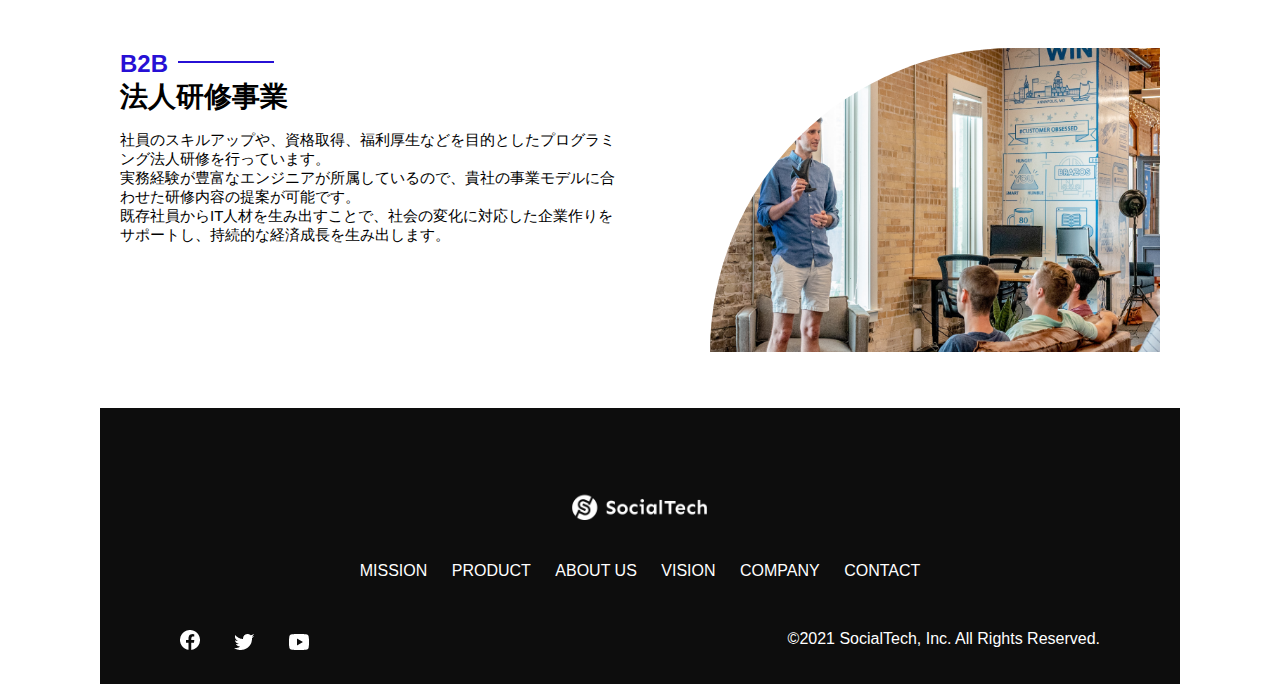
<file: product.html>
<!DOCTYPE html>
<html>
<head>
  <title>SocialTech -PRODUCT プロダクト -</title>
  <meta charset="utf-8">
  <meta name="description" content="SocialTechの4つのプロダクトを紹介します">
  <meta name="viewport" content="width=device-width, initial-scale=1.0">
  <link rel="stylesheet" href="style.css">
</head>

<body>
  <!-- ヘッダー -->
  <header>
    <!-- ロゴ -->
    <a href="index.html" id="logo"><img src="images/logo.png" alt="トップページに戻る"></a>

    <!-- PC用ナビゲーション -->
    <nav id="nav-pc">
      <a href="mission.html">MISSION</a>
      <a href="product.html">PRODUCT</a>
      <a href="index.html#aboutus">ABOUT US</a>
      <a href="index.html#vision">VISION</a>
      <a href="index.html#company">COMPANY</a>
      <a href="index.html#contact">CONTACT</a>
    </nav>

    <!-- スマホ用メニューボタン -->
    <img id="menu-sp" src="images/button-menu.png" alt="ナビゲーションを開く" onclick="document.getElementById('nav-sp').style.display = 'block'">

    <!-- スマホ用ナビゲーション -->
    <nav id="nav-sp">
      <img id="close" src="images/button-close.png" alt="ナビゲーションを閉じる" onclick="document.getElementById('nav-sp').style.display = 'none'">
      <a id="logo-sp" href="index.html" onclick="document.getElementById('nav-sp').style.display = 'none'"><img
          src="images/logo-sp.png" alt="トップページに戻る"></a>
      <a class="menu" href="mission.html" onclick="document.getElementById('nav-sp').style.display = 'none'">MISSION</a>
      <a class="menu" href="product.html" onclick="document.getElementById('nav-sp').style.display = 'none'">PRODUCT</a>
      <a class="menu" href="index.html#aboutus" onclick="document.getElementById('nav-sp').style.display = 'none'">ABOUT
        US</a>
      <a class="menu" href="index.html#vision"
        onclick="document.getElementById('nav-sp').style.display = 'none'">VISION</a>
      <a class="menu" href="index.html#company"
        onclick="document.getElementById('nav-sp').style.display = 'none'">COMPANY</a>
      <a class="menu" href="index.html#contact"
        onclick="document.getElementById('nav-sp').style.display = 'none'">CONTACT</a>
      <div id="sns">
        <a href="https://www.facebook.com/sejuku2013"><img src="images/button-facebook.png" alt="Facebookのリンク"></a>
        <a href="https://twitter.com/samuraijuku"><img src="images/button-twitter.png" alt="Twitterのリンク"></a>
        <a href="https://www.youtube.com/channel/UCCFOQO5aDK0xXam4cUQXT8g"><img src="images/button-youtube.png" alt="YouTubeのリンク"></a>
      </div>
    </nav>
  </header>
  <main>
    <article>
        <section id="product-main">
          <div id="product-title">
            <h1>PRODUCT</h1>
            <span>プロダクト</span>
            <div>TOP > PRODUCT</div>
          </div>
        </section>
        <section class="product-section1">
          <img src="images/product/product-mantoman.png" alt="PCでコードを書く男性">
          <div>
            <h2 class="product-h2">MAN TO MAN</h2>
            <h3 class="product-h3">プログラミング教育</h3>
            <p>
              2013年より日本で唯一の専属講師によるマンツーマンのプログラミングレッスンを開始。AI/人工知能コース・エンジニア転職コース・ウェブデザインコースを開設し、ICT教育全般のマンツーマン指導で誰もが生産的で働きがいのある職に付けるサポートをしています。
             私たちは、創業当初からプログラミングを教えるのみならず、人生を変える手助けがしたい。という想いを大切にしてきました。<br>ITに強くなりたい、エンジニアになりたい、アプリを作りたい。そんな方々の想いを一緒に叶えるスクールでありたい。と考えています。<br>小中高生や女性、障害者向けのプログラムも用意し、質の高いICT教育をみんなに届けることで、貧困や不平等が無くなる社会を目指します。
            </p>
          </div>
        </section>
        <section class="product-section2">
          <div>
            <h2 class="product-h2">MEDIA</h2>
            <h3 class="product-h3">プログラミング学習メディア</h3>
            <p>
              2015年より「SocialTech
             Blog」としてオウンドメディアを設立し、2020年現在月間600万PVの日本最大級のプログラミング学習サイトへと成長しました。<br>新たにYouTubeチャンネルも開設し、無料で挫折せずにプログラミングを学べることを目指して、各チャネルで学習情報をやさしく発信。<br>独学でエンジニアを目指す人には無料で良質な記事や動画コンテンツを提供し、短期間でキャリアチェンジしたい人はマンツーマンレッスンを選択できるよう、各々の要望に合わせた学習機会を創出しています。
            </p>
          </div>
          <img src="images/product/product-media.png" alt="スマートフォンを操作する人">
        </section>
        <section class="product-section1">
          <img src="images/product/product-career.png" alt="笑顔で話し合う2人の男性">
          <div>
            <h2 class="product-h2">CAREER</h2>
            <h3 class="product-h3">人材紹介事業</h3>
            <p>
              「誰もがエンジニアになれる」を叶えるため未経験からエンジニアへ転職するまでの全ての過程をサポートします。<br>エンジニア転職に特化した履歴書や職務経歴書の書き方、面接対策を行い、豊富な求人の中から最適なキャリア選択を支援。<br>転職希望者の目標に寄り添って強みやアピールポイントを整理し、転職活動を通して自身の成長を実感できるキャリア支援を行なっています。<br>
            </p>
          </div>
        </section>
        <section class="product-section2">
          <div>
            <h2 class="product-h2">B2B</h2>
            <h3 class="product-h3">法人研修事業</h3>
            <p>
              社員のスキルアップや、資格取得、福利厚生などを目的としたプログラミング法人研修を行っています。<br>実務経験が豊富なエンジニアが所属しているので、貴社の事業モデルに合わせた研修内容の提案が可能です。<br>既存社員からIT人材を生み出すことで、社会の変化に対応した企業作りをサポートし、持続的な経済成長を生み出します。
           </p>
          </div>
          <img src="images/product/product-b2b.png" alt="講演中の男性とそれを聴く人々">
        </section>
    </article>
    <footer>
      <div id="footer-logo">
        <img src="images/logo-sp.png" alt="SocialTech">
      </div>
      <div id="footer-link">
        <a href="mission.html">MISSION</a>
        <a href="product.html">PRODUCT</a>
        <a href="index.html#aboutus">ABOUT US</a>
        <a href="index.html#vision">VISION</a>
        <a href="index.html#company">COMPANY</a>
        <a href="index.html#contact">CONTACT</a>
      </div>
      <div id="sns-footer">
        <a href="https://www.facebook.com/sejuku2013"><img src="images/button-facebook.png" alt="Facebookのリンク"></a>
        <a href="https://twitter.com/samuraijuku"><img src="images/button-twitter.png" alt="Twitterのリンク"></a>
        <a href="https://www.youtube.com/channel/UCCFOQO5aDK0xXam4cUQXT8g"><img src="images/button-youtube.png" alt="YouTubeのリンク"></a>
        <span id="copyright">&copy;2021 SocialTech, Inc. All Rights Reserved. </span>
      </div>
    </footer>
  </main>
</body>

</html>
</file>
<file: style.css>
/* PC、スマホ共通スタイル*/
body {
  font-family: "Source Sans Pro" , "Hiragino Kaku Gothic ProN", Meiryo, Arial, sans-serif;
}

p {
  font-size: 15px;
}

.arrow-right {
  color: #2710d5;
}
#submit {
margin-top: 50px;
}
 /*================
  PC用のスタイル
  =================*/
  @media screen and (min-width: 768px) {
body {
  max-width: 1080px;
  min-width: 900px;
  margin: 0 auto 0 auto;
}

header {
  display: flex;
  justify-content: space-between;
}

#nav-pc {
  font-size: 14px;
  padding-top: 15px;
}

#nav-pc > a {
  text-decoration: none;
  margin-left: 20px;
}

#nav-pc > a:link {
  color: #0d0d0d;
}

#nav-pc > a:visited {
  color: #0d0d0d;
}

#nav-pc > a:hover {
  color: #0d0d0d;
  text-decoration: underline;
}

#nav-pc > a:active{
  color: #0d0d0d;
}

/* スマホ用ナビを非表示 */
#nav-sp,
#menu-sp {
  display: none;
}

/* メインビジュアル */
#main-visual {
  position: relative;
  height: 400px;
}

#main-message {
  position: absolute;
  top: 0;
  left: 0;
  background-color: #2710d5;
  color: #ffffff;
  border-radius: 0 0 476px 0;
  max-width: 620px;
  height: 100%;
  width: 100%;
  z-index: 11;
}

#main-message > h1 {
  font-size: 60px;
  font-weight: bold;
  margin: 100px 0 0 50px;
}

#main-message > p { 
  font-size: 28px;
  margin: 0 0 0 50px;
}

#main-visual > img {
  max-width: 620px;
  border-radius: 476px 0 0 0;
  position: absolute;
  top: 0;
  right: 0;
  z-index: 10;
}

/* 見出し */
h2 {
  margin: 40px 0 0 0;
}

h2::after {
  content: url(images/line.png);
  margin-left: 10px;
}

h3 {
  font-size: 27px;
}

/* ミッション　*/
#mission {
  margin: 80px auto 80px auto;
  width: 100%;
}

#mission-flex {
  width: 100%;
  display: flex;
}

#mission-flex > div {
  width: 50%;
  margin: 20px;
}

#mission-photo {
  width: 100%;
}

#s2dgs {
  margin-top: 50px;
  width: 100%;
}

/* プロダクト */
#product {
  background-color: #fafafa;
  margin: 80px 0 80px 0;
  padding: 10px 40px 0px 40px;
}
  
/* 外枠 */
#product > div {
  margin-top: 40px;
  display: flex;
}
  
/* 左のカラム */
#product-left {
  width: 50%;
  margin-right: 20px;
}
  
/* 右のカラム */
#product-right {
  width: 50%;
  margin-left: 20px;
  margin-top: 80px;
}
  
/* 画像＋説明の枠 */
#product-left > div {
  position: relative;
  height: 480px;
  margin-right: 20px;
}
#product-right > div {
  position: relative;
  height: 480px;
  margin-left: 20px;
}

/* 画像 */
.product-photo {
  width: 100%;
}

/* 説明文の枠 */
.product-explain {
  background-color: #ffffff;
  position: absolute;
  left: 0;
  top: 280px;
  margin: 0 40px 0 40px;
  padding: 20px;
  box-shadow: 5px 5px 10px rgba(0, 0, 0, 0.05);
}

/* 説明の英文 */
.product-explain > span {
  color: #2710d5;
  font-weight: bold;
  font-size: 16px;
  margin: 0px;
}

/* 説明の見出し */
.product-explain > h3 {
  font-size: 20px;
  margin: 5px 0 5px 0;
}

/* 説明文 */
.product-explain > p {
  font-size: 14px;
  margin: 0;
}

/* もっとみるボタン */
#product-more {
  margin: 0  auto -42px auto;
}

/* ABOUT US */
#aboutus {
  margin: 80px auto 80px auto;
}

/* 3つの組織文化と画像を入れる枠 */
#aboutus > div {
  display: flex;
}

/* 画像 */
.culture-img {
  width: 100%;
  align-self: flex-start;
}

.culture-img2 {
  margin-top: 50px;
  width: 100%;
}

/* 3つの組織文化の表 */
.culture-table {
  margin-right: 50px;
}

/* 番号 */
.culture-num {
  font-size: 80px;
 color: #2710d5;
 margin: 0 20px 0 0;
}

/* 組織文化英語 */
.culture-en {
  color: #2710d5;
  font-weight: bold;
  font-size: 24px;
  display: block;
}

/* 組織文化日本語 */
.culture-jp {
  font-size: 28px;
  font-weight: bold;
}

/* 説明文 */
.culture-description {
  margin: 0;
}

/* ビジョン */
#vision {
  margin: 80px auto 80px auto;
}

/* セクション内の外枠 */
#vision > div {
  width: 100%;
  display: flex;
  justify-content: space-between;
  flex-wrap: wrap;
}

/* 7つの行動指針の枠 */
.vision-box {
  width: 300px;
  height: 300px;
  margin-bottom: 30px;
  position: relative;
}

.vision-box > img {
  width: 100%;
  height: auto;
  position: absolute;
  top: 0;
  left: 0;
  z-index: 30;
}

.vision-box > span {
  position: absolute;
  top: 0;
  left: 0;
  z-index: 31;
  margin-right: 20px;
}

.vision-box > span > h4 {
  color: #2710d5;
  font-size: 19px;
  margin: 80px 0 0 0;
}

.vision-box > span > h4::first-letter {
  font-size: 40px;
}

.vision-box > span > h5 {
  font-size: 20px;
  margin: 0 0 0 0;
}

.vision-box > span > p {
  margin: 10px 0 0 0;
}

/* 会社概要 */
#company {
  margin: 80px auto 80px auto;
}

#company-table {
  width: 100%;
}

.tableheader {
  text-align: left;
  padding: 20px;
  border-bottom-color: #2710d5;
  border-bottom-width: 1px;
  border-bottom-style: solid;
  width: 100px;
}

.tableheader-first {
  text-align: left;
  padding: 20px;
  border-bottom-color: #2710d5;
  border-bottom-width: 1px;
  border-bottom-style: solid;
  border-top-color: #2710d5;
  border-top-width: 1px;
  border-top-style: solid;
  width: 100px;
}

.cell {
  padding: 30px;
  border-bottom-color: #ececec;
  border-bottom-width: 1px;
  border-bottom-style: solid;
}

.cell-first {
  padding: 30px;
  border-bottom-color: #ececec;
  border-bottom-width: 1px;
  border-bottom-style: solid;
  border-top-color: #ececec;
  border-top-width: 1px;
  border-top-style: solid;
}

#company > iframe {
  width: 100%;
  height: 368px;
  margin-top: 40px;
}

/* お問い合わせ */
#contact {
  margin: 80px auto 80px auto;
}

/* 外枠 */
#contact > form > div {
  display: flex;
  flex-direction: row;
  flex-wrap: wrap;
  padding-bottom: 30px;
}

/* 左列の見出し */
.contact-heading {
  width: 240px;
  align-self: center;
}

/* 見出しのラベル */
.contact-label {
  font-weight: bold;
}

/* 必須 */
.contact-span {
  color: #ce2222;
  margin: 0 0 0 20px;
  font-weight: bold;
}

/* テキストボックス */
.contact-textbox {
  border-top: 0;
  border-left: 0;
  border-right: 0;
  border-bottom-width: 1px;
  border-bottom-color: #707070;
  border-style: solid;
  background-color: #fafafa;
  height: 56px;
  width: 400px;
}

/* お問い合わせ内容テキストエリア */
.contact-textarea {
  border-top: 0;
  border-left: 0;
  border-right: 0;
  border-bottom-width: 1px;
  border-bottom-color: #707070;
  background-color: #fafafa;
  width: 400px;
  height: 200px;
}

/* 個人情報の取り扱い */
details {
  width: 700px;
}

details > div {
  background-color: #fafafa;
  padding: 20px;
}

details > div > span {
  font-weight: bold;
}
/* フッター */
footer {
  background-color: #0d0d0d;
  text-align: center;
  padding: 80px 80px 30px 80px;
}

#footer-logo {
  margin-bottom: 30px;
}

#footer-link {
  margin-bottom: 50px;
}

#footer-link > a {
  text-decoration: none;
  margin: 10px;
}

#footer-link > a:link {
  color: #ffffff;
}

#footer-link > a:visited {
  color: #ffffff;
}

#footer-link > a:hover {
  color: #ffffff;
  text-decoration: underline;
}

#footer-link > a:active {
  color: #ffffff;
}

#sns-footer {
  text-align: left;
  width: 100%;
}

#sns-footer > a {
  margin-right: 30px;
}

#copyright {
  color: #ffffff;
  float: right;
}

/* mission.html用スタイル */
/* ミッションのメインビジュアル */
#mission-main {
  height: 496px;
  width: 100%;
  background-image: url("images/mission/mission-main.png");
  background-repeat: no-repeat;
  background-position-y: center;
}

#mission-title {
  background-color: #2710d5;
  width: 368px;
  color: #ffffff;
  height: 496px;
  border-radius: 0 248px 248px 0;
  position: relative;
}

#mission-title > h1 {
  position: absolute;
  top: 0;
  left: 100px;
  font-size: 80px;
}

#mission-title > span {
  position: absolute;
  top: 200px;
  left: 100px;
  font-size: 26px;
}

#mission-title > div {
  position: absolute;
  top: 350px;
  left: 100px;
  font-size: 16px;
}

#mission-s2dgs {
  width: 100%;
  margin: 20px;
}

.mission-h2 {
  color: #2710d5;
  font-size: 40px;
}

.mission-h2::after {
  content: none;
}

#mission-5goals {
  margin: 20px;
  display: flex;
}

#mission-5goals > div {
  flex-grow: 1;
  padding: 20px;
} 

#mission-5goals > div > div {
  margin-bottom: 40px;
}

.fivegoals-image-right {
  float: right;
  margin: 20px;
}

.fivegoals-image-left {
  float: left;
  margin: 20px;
}

.fivegoals-number {
  color: #2710d5;
  font-size: 48px;
  font-weight: bold;
  margin: 0;
}

.fivegoals-h3 {
  font-size: 28px;
  margin: 0;
}

.fivegoals-p {
  margin: 0;
}

/* プロダクトページ */
#product-main {
  height: 496px;
  width: 100%;
  background-image: url("images/product/product-main.png");
  background-repeat: no-repeat;
  background-position-y: center;
}

#product-title {
  background-color: #2710d5;
  width: 368px;
  color: #ffffff;
  height: 496px;
  border-radius: 0 248px 248px 0;
  position: relative;
}

#product-title > h1 {
  position: absolute;
  top: 0;
  left: 100px;
  font-size: 80px;
}

#product-title > span {
  position: absolute;
  top: 200px;
  left: 100px;
  font-size: 26px;
}

#product-title > div {
  position: absolute;
  top: 350px;
  left: 100px;
  font-size: 16px;
}

/* セクション1 */
.product-section1 {
  position: relative;
  margin: 20px;
  height: 340px;
}

.product-section1 > img {
  position: absolute;
  top: 0;
  left: 0;
  width: 450px;
  margin: 0 40px 30px 0;
  border-radius: 0 432px 0 0 ;
}

.product-section1 > div {
  position: absolute;
  top: 0;
  left: 480px;
}

/* セクション2 */
.product-section2 {
  position: relative;
  margin: 20px;
  height: 340px;
}

.product-section2 > img {
  position: absolute;
  top: 0;
  right: 0;
  width: 450px;
  margin: 0 0 30px 40px;
  border-radius: 432px 0 0 0;
}

.product-section2 > div {
  width: 500px;
  position: absolute;
  top: 0;
  left: 0;
}

.product-h2 {
  color: #2710d5;
  font-size: 24px;
  margin: 0;
}

.product-h3 {
  font-size: 28px;
  margin: 0;
}

}

 /*====================
  スマートフォン用のスタイル
  =====================*/
  @media screen and (max-width: 767px) {
    body {
      min-width: 375px;
      margin: 0;
    }
  
    /* PC用ナビゲーション非表示 */
    #nav-pc {
      display: none;
    }
  
    /* ハンバーガーメニュー */
    #menu-sp {
      float: right;
      padding: 0;
    }
  
     /* スマホ用ナビゲーションの表示切替 */
     /* 初期状態、レイアウトと非表示設定 */
     #nav-sp {
       background-color: #2710d5;
       position: absolute;
       left: 0;
       top: 0;
       height: 100%;
       width: 100%;
       display: none;
       z-index: 100;
     }
  

    /* ✕ボタン */
    #close {
      position: absolute;
      top: 20px;
      right: 20px;
    }

/* ナビゲーション用ロゴ */
    #logo-sp {
      margin: 80px 0 30px 20px;
    }

/* ナビゲーションのリンクの装飾設定 */
    #nav-sp > a {
      display: block;
    }

    #nav-sp > a:link {
      color: #ffffff;
    }

    #nav-sp > a:visited {
      color: #ffffff;
    }

    #nav-sp > a:hover {
      color: #ffffff;
      text-decoration: underline;
    }

    #nav-sp > a:active {
      color: #ffffff;
    }

    #nav-sp > .menu {
      text-decoration: none;
      display: block;
      margin: 0 20px 0 20px;
      height: 44px;
      font-size: 16px;
      background-image: url("images/arrow.png");
      background-repeat: no-repeat;
      background-position: right top;
    }

    #sns {
      position: absolute;
      bottom: 20px;
      left: 20px;
      }

    #sns > a {
      margin-right: 30px;
    }

 /* メインビジュアル */
    #main-visual {
      position: relative;
      height: 470px;
      width: 100%;
      overflow: hidden;
    }
    #main-visual > div {
      position: absolute;
      top: 0;
      left: 0;
      background-color: #2710d5;
      color: white;
      border-radius: 0 0 476px 0;
      text-align: center;
      height: 280px;
      width: 100%;
      z-index: 11;
    }
    #main-visual > div > h1 {
      font-size: 28px;
      margin: 90px 0 0 0;
    }

    #main-visual > div > p {
      margin: 0;
    }

    #main-visual > img {
      width: 100%;
      border-radius: 476px 0 0 0;
      z-index: 10;
      position: absolute;
      bottom: 0;
      right: 0;
    }

/* 見出し */
  h2::after {
    content: url("images/line.png");
    margin-left: 10px;
  }

  h3 {
    font-size: 24px;
    margin: 10px 0 0 0;
  }

    /* ミッション */
   #mission {
    margin: 20px;
  }

  #mission-photo {
    width: 100%;
  }

  #s2dgs {
    width: 100%;
  }

  /* プロダクト */
  #product {
    background-color: #fafafa;
    padding-top: 10px;
  }

  #product h2 {
    margin-left: 20px;
  }
  /* 外枠 */
  /* 左右のカラム　スマホでは縦並び */
  #product-left,
  #product-right {
    margin-right: 20px;
    margin-left: 20px;
  }

  #product-left > div,
  #product-right >div {
    position: relative;
    height: 540px;
  }

  /* 説明文の枠 */
  .product-explain {
    background-color: #ffffff;
    position: absolute;
    left: 0;
    bottom: 50px;
    padding: 20px;
    box-shadow: 5px 5px 10px rgba(0, 0, 0, 0.05);
  }

  .product-explain > span {
    color: #2710d5;
    font-weight: bold;
    font-size: 16px;
    margin: 0px;
  }

  .product-explain > h3 {
    margin: 10px 0 10px 0;
  }

  /* 画像 */
  .product-photo {
    width: 100%;
  }

  #product-more > img {
    margin: 0 0 -42px 20px;
  }

  /* ABOUT US */
  #aboutus {
    margin: 80px 20px 80px 20px;
  }

  #aboutus > div {
    display: flex;
    flex-direction: column;
  }

  .culture-table {
    width: 100%;
    padding-right: 20px;
    order: 2;
  }

  .culture-img {
    width: 100%;
    order: 1;
  }

  .culture-img2 {
    width: 100%;
  }

  .culture-num {
    font-size: 80px;
    color: #2710d5;
  }

  .culture-en{
    color: #2710d5;
    font-weight: bold;
    font-size: 24px;
    display: block;
  }

  .culture-jp {
    display: block;
  }

  .culture-description{
    margin: 0;
  }

  /* ビジョン */
  #vision {
    margin: 80px 20px 80px 20px;
  }

  .vision-box {
    width: 300px;
    height: 300px;
    margin-bottom: 30px;
    position: relative;
  }

  .vision-box > img {
    width: 100%;
    height: auto;
    position: absolute;
    top: 0;
    left: 0;
    z-index: 30;
  }

  .vision-box > span {
    position: absolute;
    top: 0;
    left: 0;
    z-index: 31;
    margin-right: 20px;
  }

  .vision-box > span > h4 {
    color: #2710d5;
    font-size: 19px;
    margin: 60px 0 0 0;
  }

  .vision-box > span > h5 {
    font-size: 20px;
    margin: 0 0 0 0;
  }

  .vision-box > span > p {
    margin: 10px 0 0 0;
  }


  /* 会社概要 */
  #company {
    margin: 0 20px 0 20px;
  }

  #company > h3 {
    margin-bottom: 20px;
  }

  #company-table {
    width: 100%;
  }

  .tableheader-first {
    text-align: left;
    padding: 20px;
    border-bottom-color: #2710d5;
    border-bottom-width: 1px;
    border-bottom-style: solid;
    border-top-color: #2710d5;
    border-top-width: 1px;
    border-top-style: solid;
    width: 50px;
  }

  .tableheader {
    text-align: left;
    padding: 20px;
    border-bottom-color: #2710d5;
    border-bottom-width: 1px;
    border-bottom-style: solid;
    width: 50px;
  }

  .cell-first {
    padding: 20px;
    border-bottom-color: #ececec;
    border-bottom-width: 1px;
    border-bottom-style: solid;
    border-top-color: #ececec;
    border-top-width: 1px;
    border-top-style: solid;
  }

  .cell {
    padding: 20px;
    border-bottom-color: #ececec;
    border-bottom-width: 1px;
    border-bottom-style: solid;
  }

  #company > iframe {
    width: 100%;
    height: 240px;
    margin: 40px 0 0 0;
  }

  /* お問い合わせ */
  #contact {
    margin: 80px 20px 80px 20px;
  }
  
  #contact > h3 {
    margin-bottom: 20px;
  }

  #contact > form > div {
    margin-bottom: 20px;
  }

  .contact-heading {
    margin-bottom: 20px;
  }
  
  /* ラベル */
  .contact-label {
    font-weight: bold;
  }

  /* 必須 */
  .contact-span {
    color: #ce2222;
    margin: 0 0 0 20px;
    font-weight: bold;
  }

  .contact-textbox {
    height: 56px;
    border-top: 0;
    border-left: 0;
    border-right: 0;
    background-color: #fafafa;
    border-bottom-color: #707070;
    border-bottom-width: 1px;
    border-style: solid;
    min-width: 300px;
    width: 100%;
  }

  .contact-textarea {
    height: 150px;
    border-top: 0;
    border-left: 0;
    border-right: 0;
    background-color: #fafafa;
    width: 100%;
  }

  .radiobutton {
    margin-bottom: 20px;
  }

  /* .radiobutton + label::after {
    content: "\A";
    white-space: pre;
  }  */

  /* フッター */
  footer {
    background-color: #0d0d0d;
    padding: 30px 20px 50px 20px;
  }

  #footer-logo {
    margin-bottom: 30px;
  }

  #footer-link {
    margin-bottom: 50px;
  }

  #footer-link > a {
    text-decoration: none;
    margin: 0 20px 30px 0;
    display: block;
    background-image: url("images/arrow.png");
    background-repeat: no-repeat;
    background-position: right top;
  }

  #footer-link > a:link {
    color: #ffffff;
  }

  #footer-link > a:visited {
    color: #ffffff;
  }

  #footer-link > a:hover {
    color: #ffffff;
    text-decoration: underline;
  }

  #footer-link > a:active {
    color: #ffffff;
  }

  #sns-footer > a {
    margin-right: 30px;
  }

  #copyright {
    font-size: 12px;
    display: block;
    margin-top: 30px;
    color: #ffffff;
  }

  /* mission.html用スタイル */
  /* ミッションのメインビジュアル */
  #mission-main {
    height: 256px;
    width: 100%;
    background-image: url("images/mission/mission-main.png");
    background-repeat: no-repeat;
    background-position-y: center;
    background-size: auto 208px;
  }

  #mission-title {
    background-color: #2710d5;
    width: 136px;
    color: #ffffff;
    height: 256px;
    border-radius: 0 248px 248px 0;
    position: relative;
  }

  #mission-title > h1 {
    position: absolute;
    top: 0;
    left: 20px;
    font-size: 40px;
  }

  #mission-title > span {
    position: absolute;
    top: 110px;
    left: 20px;
    font-size: 18px;
  }

  #mission-title > div {
    position: absolute;
    top: 180px;
    left: 20px;
    font-size: 13px;
  }

  #section-s2dgs > img {
    width: 100%;
  }

  /* ミッションページ　S2DGSの設定 */
  #mission-s2dgs {
    margin: 20px;
  }

  .mission-h2 {
    color: #2710d5;
    font-size: 38px;
    margin: 0px;
  }

  .mission-h2::after {
    content: none;
  }

  #mission-s2dgs > img {
    width: 100%;
  }

  /* ミッションページの5Goalsの設定 */
  #mission-5goals {
    margin: 20px;
  }

  #mission-5goals > div > div {
    margin-bottom: 40px;
  }
  
  #s2dgs-image {
    width: 100%;
  }

  .fivegoals-image-right {
    margin: 20px auto 20px auto;
    display: block;
  }

  .fivegoals-image-left {
    margin: 20px auto 20px auto;
    display: block;
  }

  .fivegoals-number {
    color: #2710d5;
    font-size: 48px;
    margin: 0;
  }

  .fivegoals-h3 {
    font-size: 28px;
    margin: 0;
  }

  .fivegoals-p {
    margin: 0;
  }

  /* プロダクトページ */
   #product-main {
     height: 256px;
     width: 100%;
     background-image: url("images/product/product-main.png");
     background-repeat: no-repeat;
     background-position-y: center;
     background-size: auto 208px;
   }
   #product-title {
     background-color: #2710d5;
     width: 136px;
     color: #ffffff;
     height: 256px;
     border-radius: 0 248px 248px 0;
     position: relative;
   }
   #product-title > h1 {
     position: absolute;
     top: 0;
     left: 20px;
     font-size: 40px;
   }
   #product-title > span {
     position: absolute;
     top: 110px;
     left: 20px;
     font-size: 18px;
   }
   #product-title > div {
     position: absolute;
     top: 180px;
     left: 20px;
     font-size: 13px;
   }

   .product-section1{
    margin: 20px;
   }

   .product-section1 > img {
    width: 100%;
    border-radius: 0 300px 0 0;
   }

   .product-section2 {
    margin: 20px;
    display: flex;
    flex-direction: column;
   }

   .product-section2 > img {
    order: 1;
    width: 100%;
    border-radius: 300px 0 0 0;
   }

   .product-section2 > div {
    order: 2;
   }

   .product-h2 {
    color: #2710d5;
    font-size: 24px;
    /* width: 250px; */
    margin: 0;
   }

   .product-h3 {
    font-size: 28px;
    margin: 0;
   }

  }
</file>
